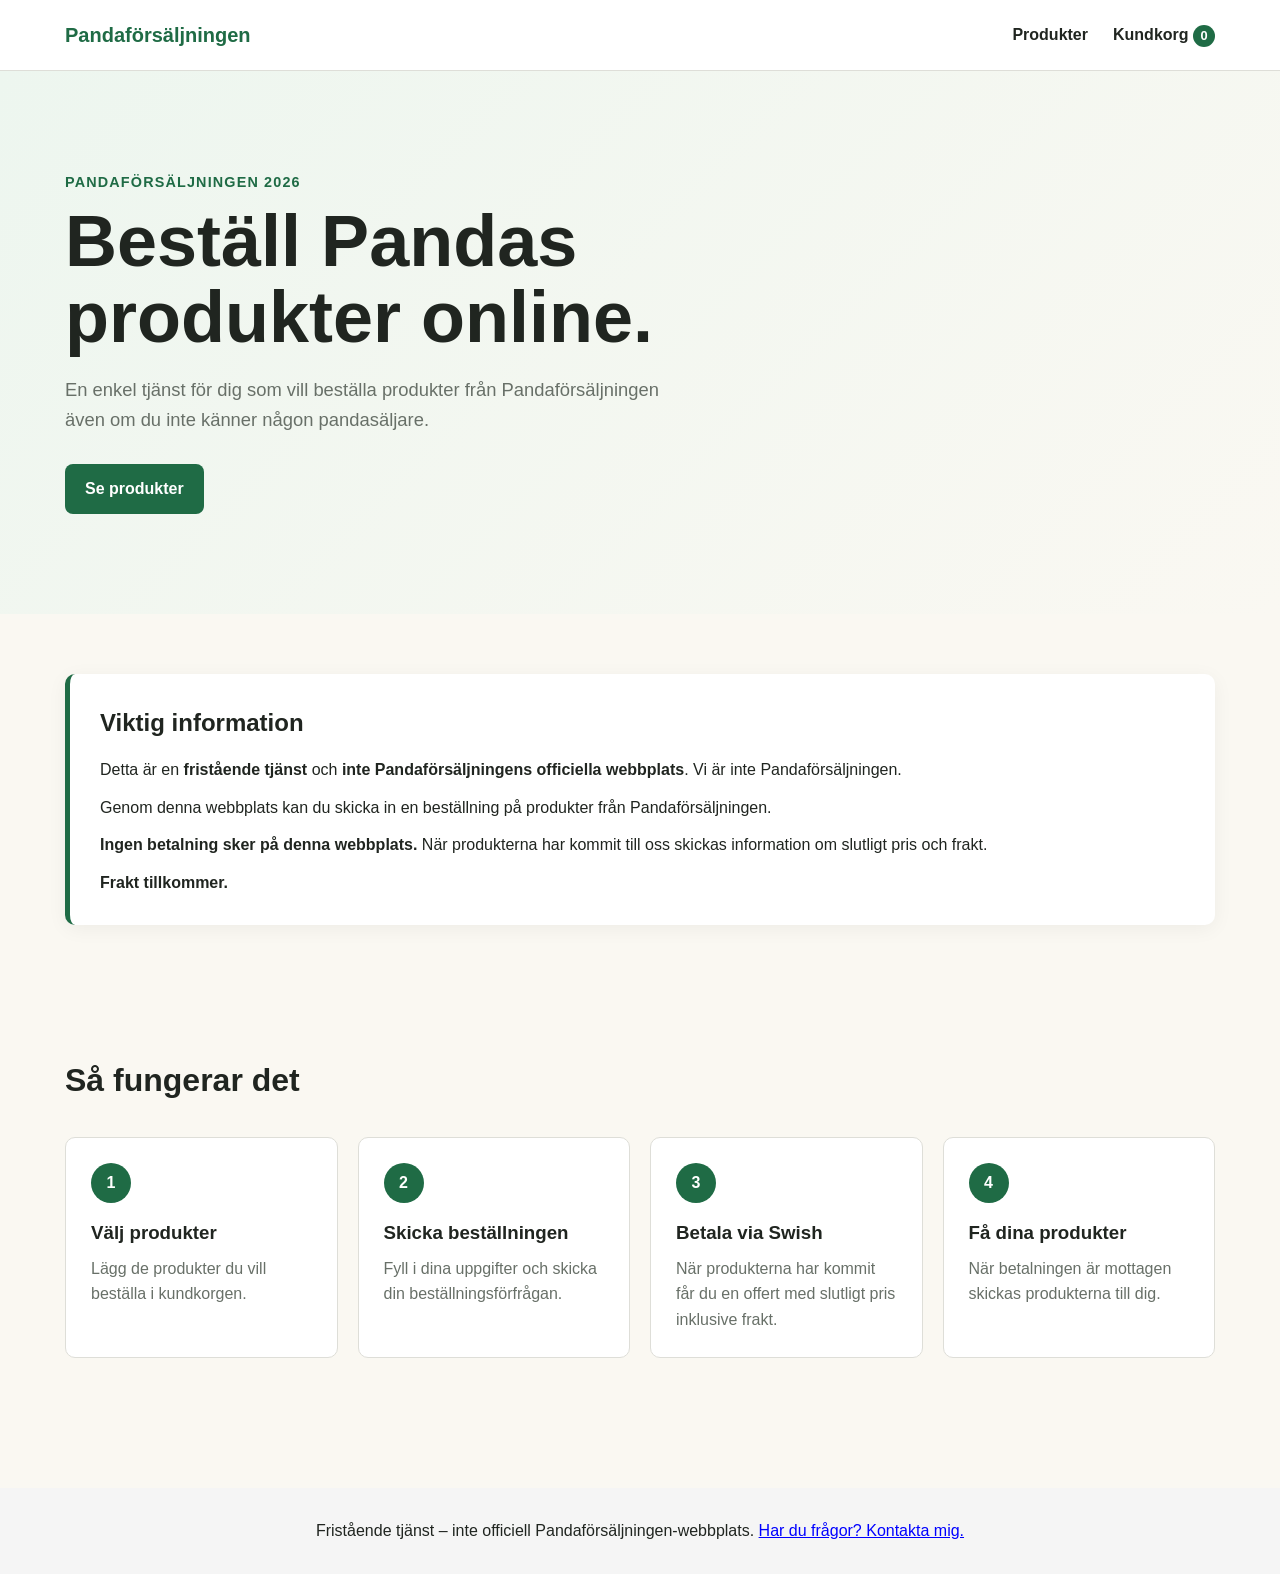
<file: index.html>
<!DOCTYPE html>
<html lang="sv">
<head>
    <meta charset="UTF-8">
    <meta name="viewport" content="width=device-width, initial-scale=1.0">
    <title>Pandaförsäljningen – Beställ produkter</title>
    <link rel="stylesheet" href="style.css">
</head>

<body>

<header class="site-header">
    <div class="container header-inner">
        <a href="index.html" class="logo">Pandaförsäljningen</a>

        <nav>
            <a href="products.html">Produkter</a>
            <a href="cart.html">Kundkorg <span id="cart-count">0</span></a>
        </nav>
    </div>
</header>

<main>

    <section class="hero">
        <div class="container">
            <div class="hero-content">
                <p class="eyebrow">Pandaförsäljningen 2026</p>

                <h1>Beställ Pandas produkter online.</h1>

                <p class="hero-text">
                    En enkel tjänst för dig som vill beställa produkter
                    från Pandaförsäljningen även om du inte känner någon
                    pandasäljare.
                </p>

                <a href="products.html" class="button">
                    Se produkter
                </a>
            </div>
        </div>
    </section>


    <section class="notice-section">
        <div class="container">

            <div class="notice">
                <h2>Viktig information</h2>

                <p>
                    Detta är en <strong>fristående tjänst</strong> och
                    <strong>inte Pandaförsäljningens officiella webbplats</strong>.
                    Vi är inte Pandaförsäljningen.
                </p>

                <p>
                    Genom denna webbplats kan du skicka in en beställning
                    på produkter från Pandaförsäljningen.
                </p>

                <p>
                    <strong>Ingen betalning sker på denna webbplats.</strong>
                    När produkterna har kommit till oss skickas information
                    om slutligt pris och frakt.
                </p>

                <p>
                    <strong>Frakt tillkommer.</strong>
                </p>
            </div>

        </div>
    </section>


    <section class="info-section">
        <div class="container">

            <h2>Så fungerar det</h2>

            <div class="steps">

                <div class="step">
                    <span>1</span>
                    <h3>Välj produkter</h3>
                    <p>
                        Lägg de produkter du vill beställa i kundkorgen.
                    </p>
                </div>

                <div class="step">
                    <span>2</span>
                    <h3>Skicka beställningen</h3>
                    <p>
                        Fyll i dina uppgifter och skicka din
                        beställningsförfrågan.
                    </p>
                </div>

                <div class="step">
                    <span>3</span>
                    <h3>Betala via Swish</h3>
                    <p>
                        När produkterna har kommit får du en offert
                        med slutligt pris inklusive frakt.
                    </p>
                </div>

                <div class="step">
                    <span>4</span>
                    <h3>Få dina produkter</h3>
                    <p>
                        När betalningen är mottagen skickas produkterna
                        till dig.
                    </p>
                </div>

            </div>

        </div>
    </section>

</main>


<footer>
    <div class="container">
        <p>
    Fristående tjänst – inte officiell Pandaförsäljningen-webbplats.
    <a href="contact.html">Har du frågor? Kontakta mig.</a>
</p>
    </div>
</footer>


<script src="products.js"></script>

</body>
</html>
</file>
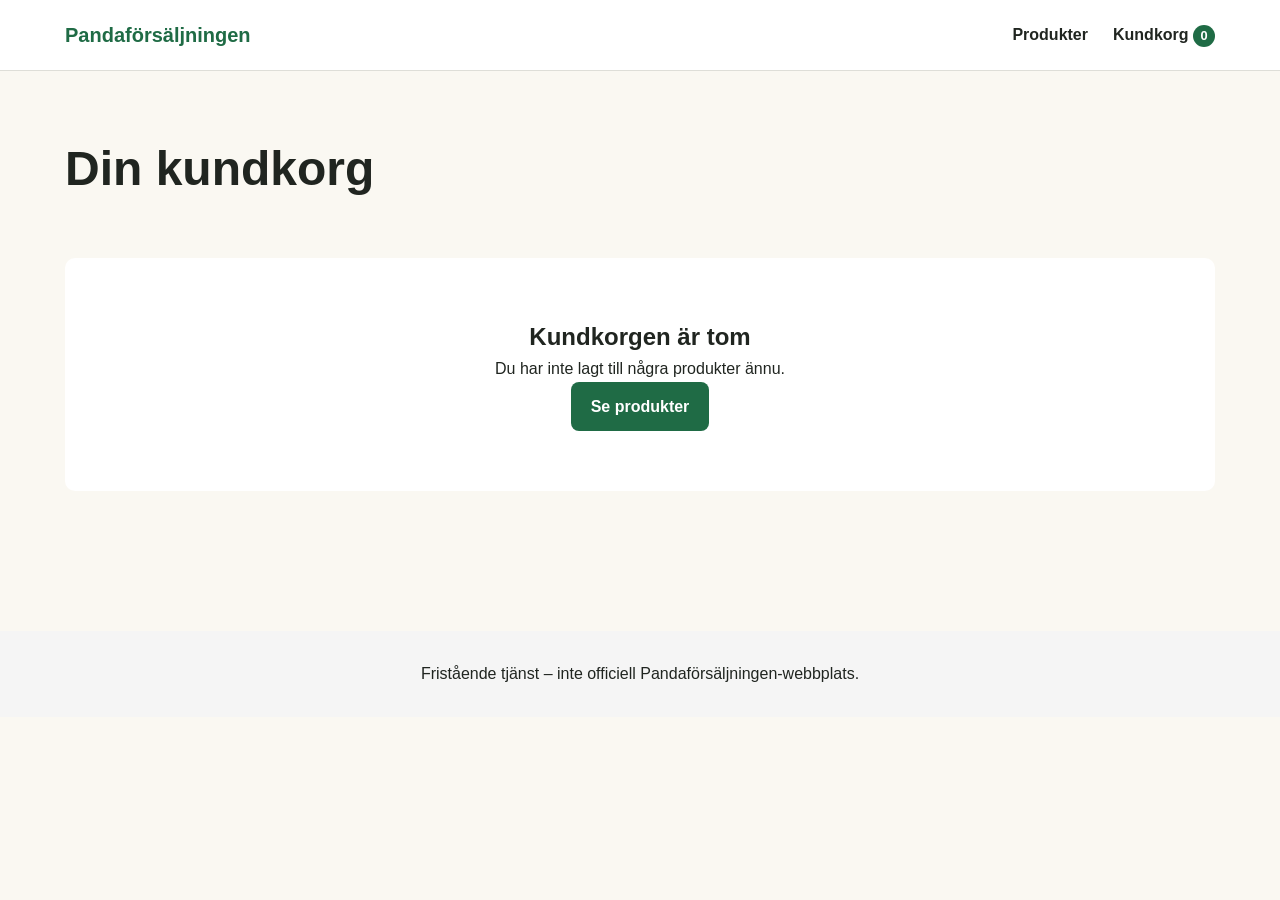
<file: cart.html>
<!DOCTYPE html>
<html lang="sv">

<head>

    <meta charset="UTF-8">

    <meta
        name="viewport"
        content="width=device-width, initial-scale=1.0"
    >

    <title>Kundkorg – Pandaförsäljningen</title>

    <link rel="stylesheet" href="style.css">

</head>


<body>

<header class="site-header">

    <div class="container header-inner">

        <a href="index.html" class="logo">
            Pandaförsäljningen
        </a>

        <nav>

            <a href="products.html">
                Produkter
            </a>

            <a href="cart.html">
                Kundkorg
                <span id="cart-count">0</span>
            </a>

        </nav>

    </div>

</header>


<main>

    <section class="page-header">

        <div class="container">

            <h1>Din kundkorg</h1>

        </div>

    </section>


    <section class="cart-section">

        <div class="container">

            <div id="cart-container"></div>

        </div>

    </section>

</main>


<footer>

    <div class="container">

        <p>
            Fristående tjänst – inte officiell Pandaförsäljningen-webbplats.
        </p>

    </div>

</footer>


<script src="cart.js"></script>

</body>

</html>
</file>
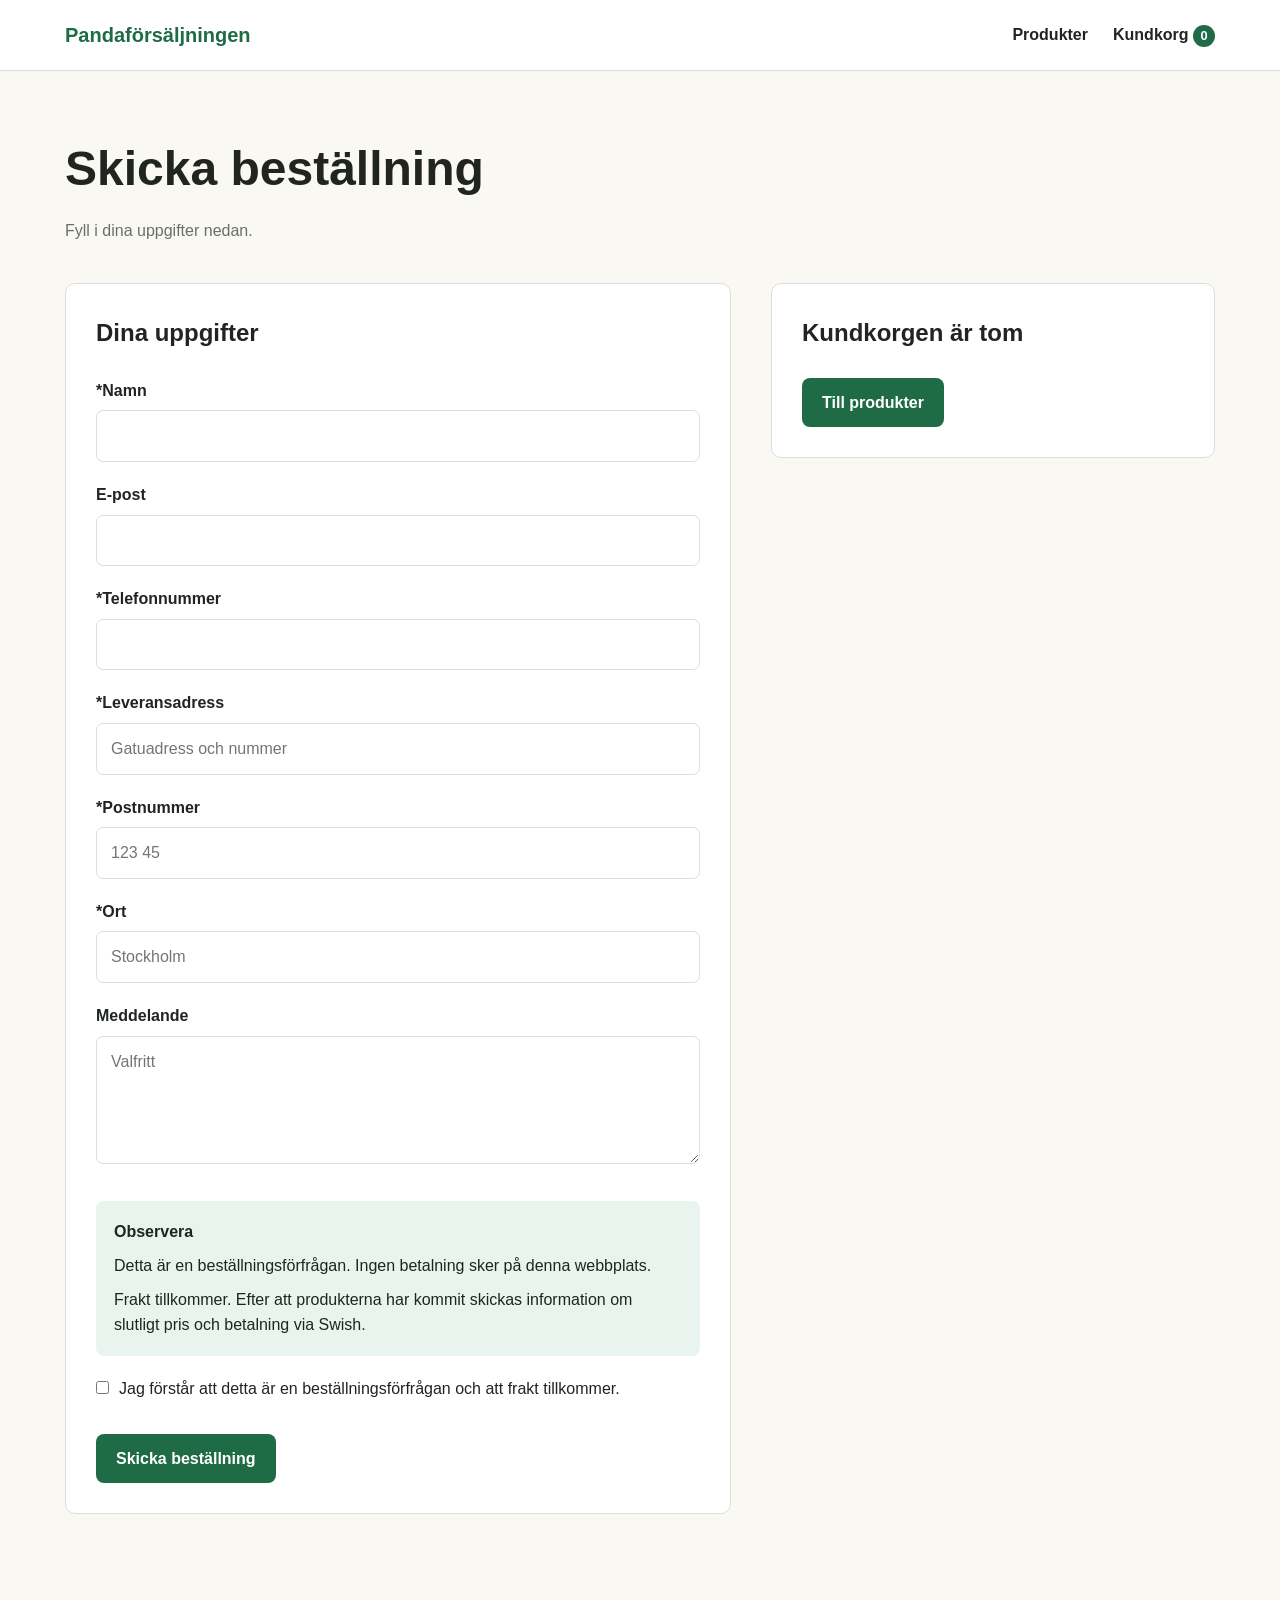
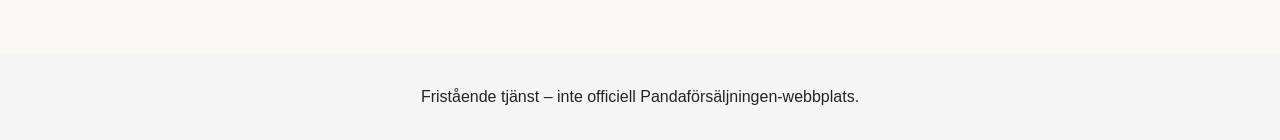
<file: checkout.html>
<!DOCTYPE html>
<html lang="sv">

<head>

    <meta charset="UTF-8">

    <meta
        name="viewport"
        content="width=device-width, initial-scale=1.0"
    >

    <title>Skicka beställning – Pandaförsäljningen</title>

    <link rel="stylesheet" href="style.css">

</head>


<body>

<header class="site-header">

    <div class="container header-inner">

        <a href="index.html" class="logo">
            Pandaförsäljningen
        </a>

        <nav>

            <a href="products.html">
                Produkter
            </a>

            <a href="cart.html">
                Kundkorg
                <span id="cart-count">0</span>
            </a>

        </nav>

    </div>

</header>


<main>

    <section class="page-header">

        <div class="container">

            <h1>Skicka beställning</h1>

            <p>
                Fyll i dina uppgifter nedan.
            </p>

        </div>

    </section>


    <section class="checkout-section">

        <div class="container checkout-grid">


            <div>

                <form
                    id="order-form"
                    action="https://formspree.io/f/xqpzblpw"
                    method="POST"
                >

                    <h2>Dina uppgifter</h2>


                    <label for="name">
                        *Namn
                    </label>

                    <input
                        type="text"
                        id="name"
                        name="name"
                        required
                    >


                    <label for="email">
                        E-post
                    </label>

                    <input
                        type="email"
                        id="email"
                        name="email"
                    >


                    <label for="phone">
                        *Telefonnummer
                    </label>

                    <input
                        type="tel"
                        id="phone"
                        name="phone"
                        required
                    >


                    <label for="address">
    *Leveransadress
</label>

<input
    type="text"
    id="address"
    name="address"
    placeholder="Gatuadress och nummer"
    required
>


<label for="postal-code">
    *Postnummer
</label>

<input
    type="text"
    id="postal-code"
    name="postal_code"
    placeholder="123 45"
    inputmode="numeric"
    required
>


<label for="city">
    *Ort
</label>

<input
    type="text"
    id="city"
    name="city"
    placeholder="Stockholm"
    required
>


                    <label for="message">
                        Meddelande
                    </label>

                    <textarea
                        id="message"
                        name="message"
                        rows="4"
                        placeholder="Valfritt"
                    ></textarea>


                    <!--
                        checkout.js fyller automatiskt
                        i orderinformationen här.
                    -->

                    <input
                        type="hidden"
                        name="order"
                        id="order-data"
                    >

                    <input
                        type="hidden"
                        name="product_total"
                        id="product-total"
                    >


                    <div class="checkout-notice">

                        <strong>
                            Observera
                        </strong>

                        <p>
                            Detta är en beställningsförfrågan.
                            Ingen betalning sker på denna webbplats.
                        </p>

                        <p>
                            Frakt tillkommer.
                            Efter att produkterna har kommit
                            skickas information om slutligt pris
                            och betalning via Swish.
                        </p>

                    </div>


                    <label class="checkbox-label">

                        <input
                            type="checkbox"
                            id="terms"
                            required
                        >

                        <span>
                            Jag förstår att detta är en
                            beställningsförfrågan och att frakt
                            tillkommer.
                        </span>

                    </label>


                    <button
                        type="submit"
                        class="button"
                    >
                        Skicka beställning
                    </button>

                </form>

            </div>


            <aside>

                <div id="checkout-summary">

                    <h2>Din beställning</h2>

                    <p>
                        Laddar...
                    </p>

                </div>

            </aside>


        </div>

    </section>

</main>


<footer>

    <div class="container">

        <p>
            Fristående tjänst – inte officiell
            Pandaförsäljningen-webbplats.
        </p>

    </div>

</footer>


<script src="checkout.js"></script>

</body>

</html>
</file>
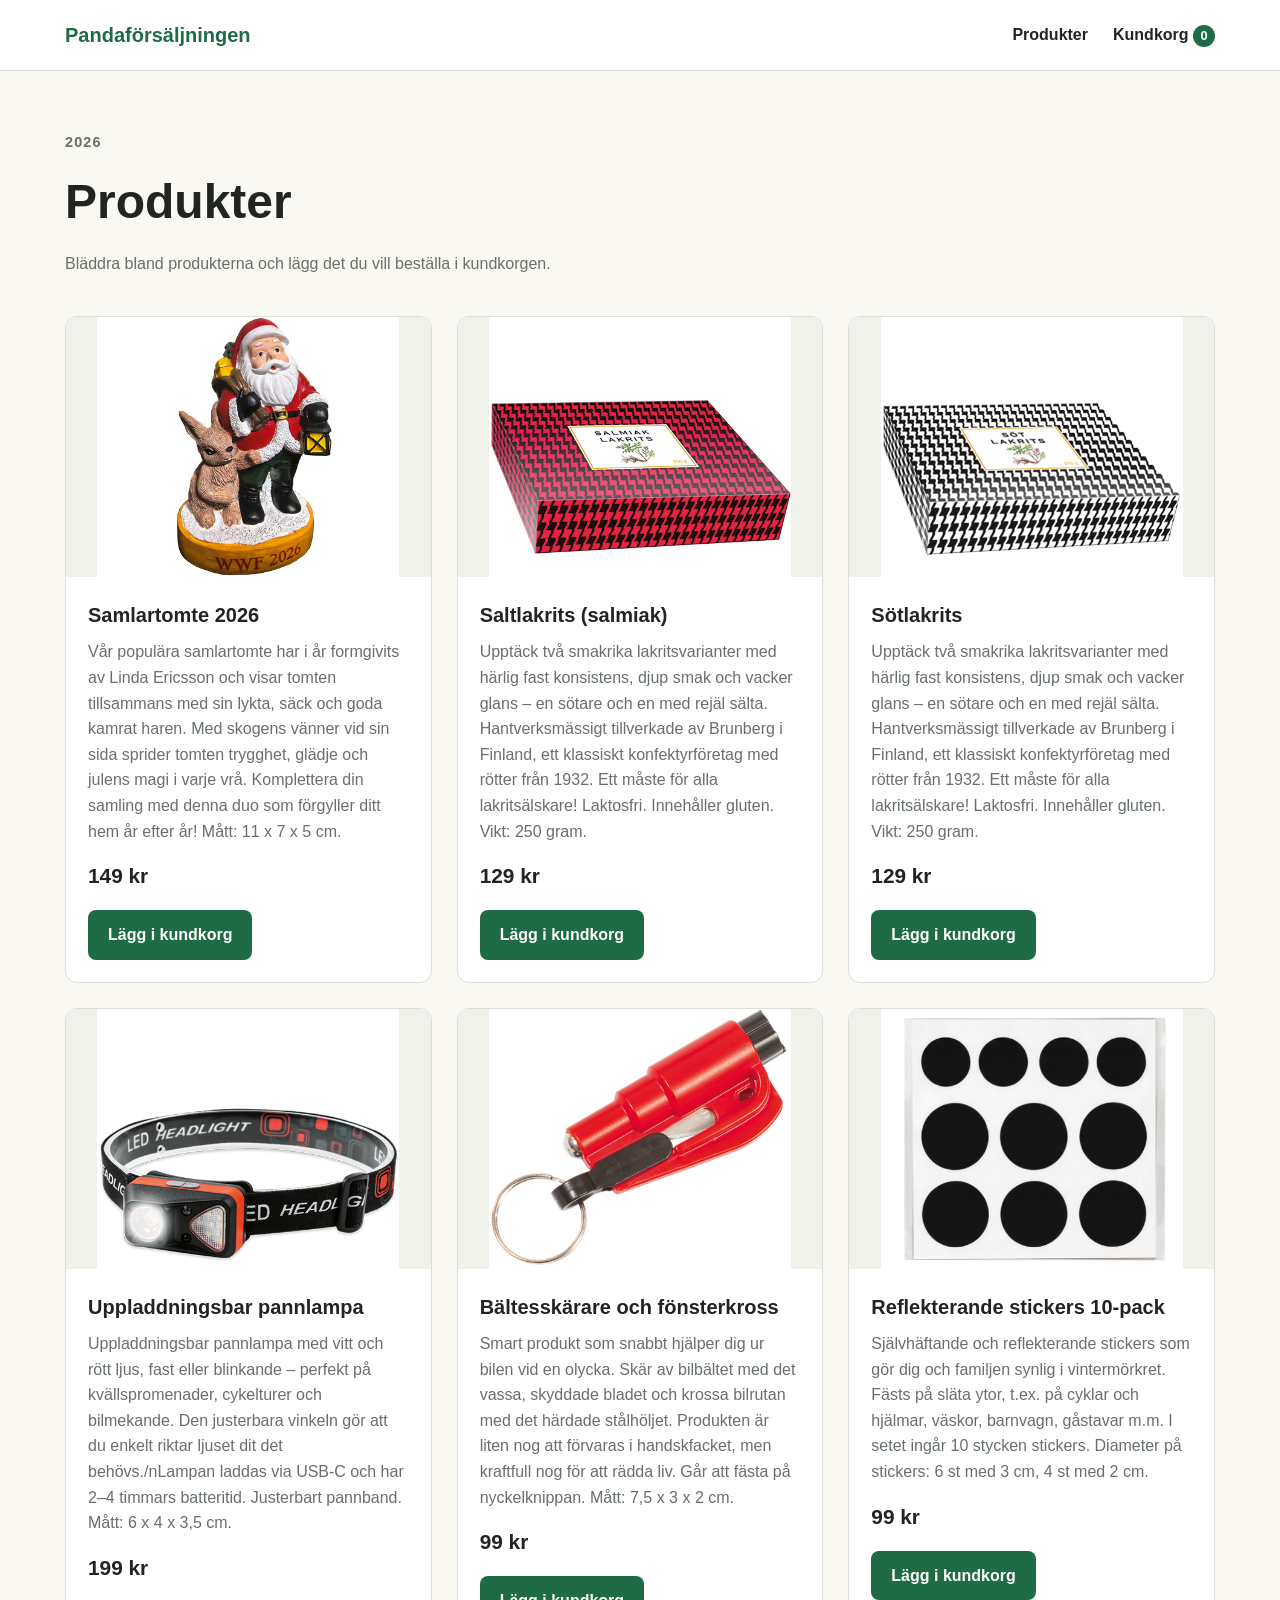
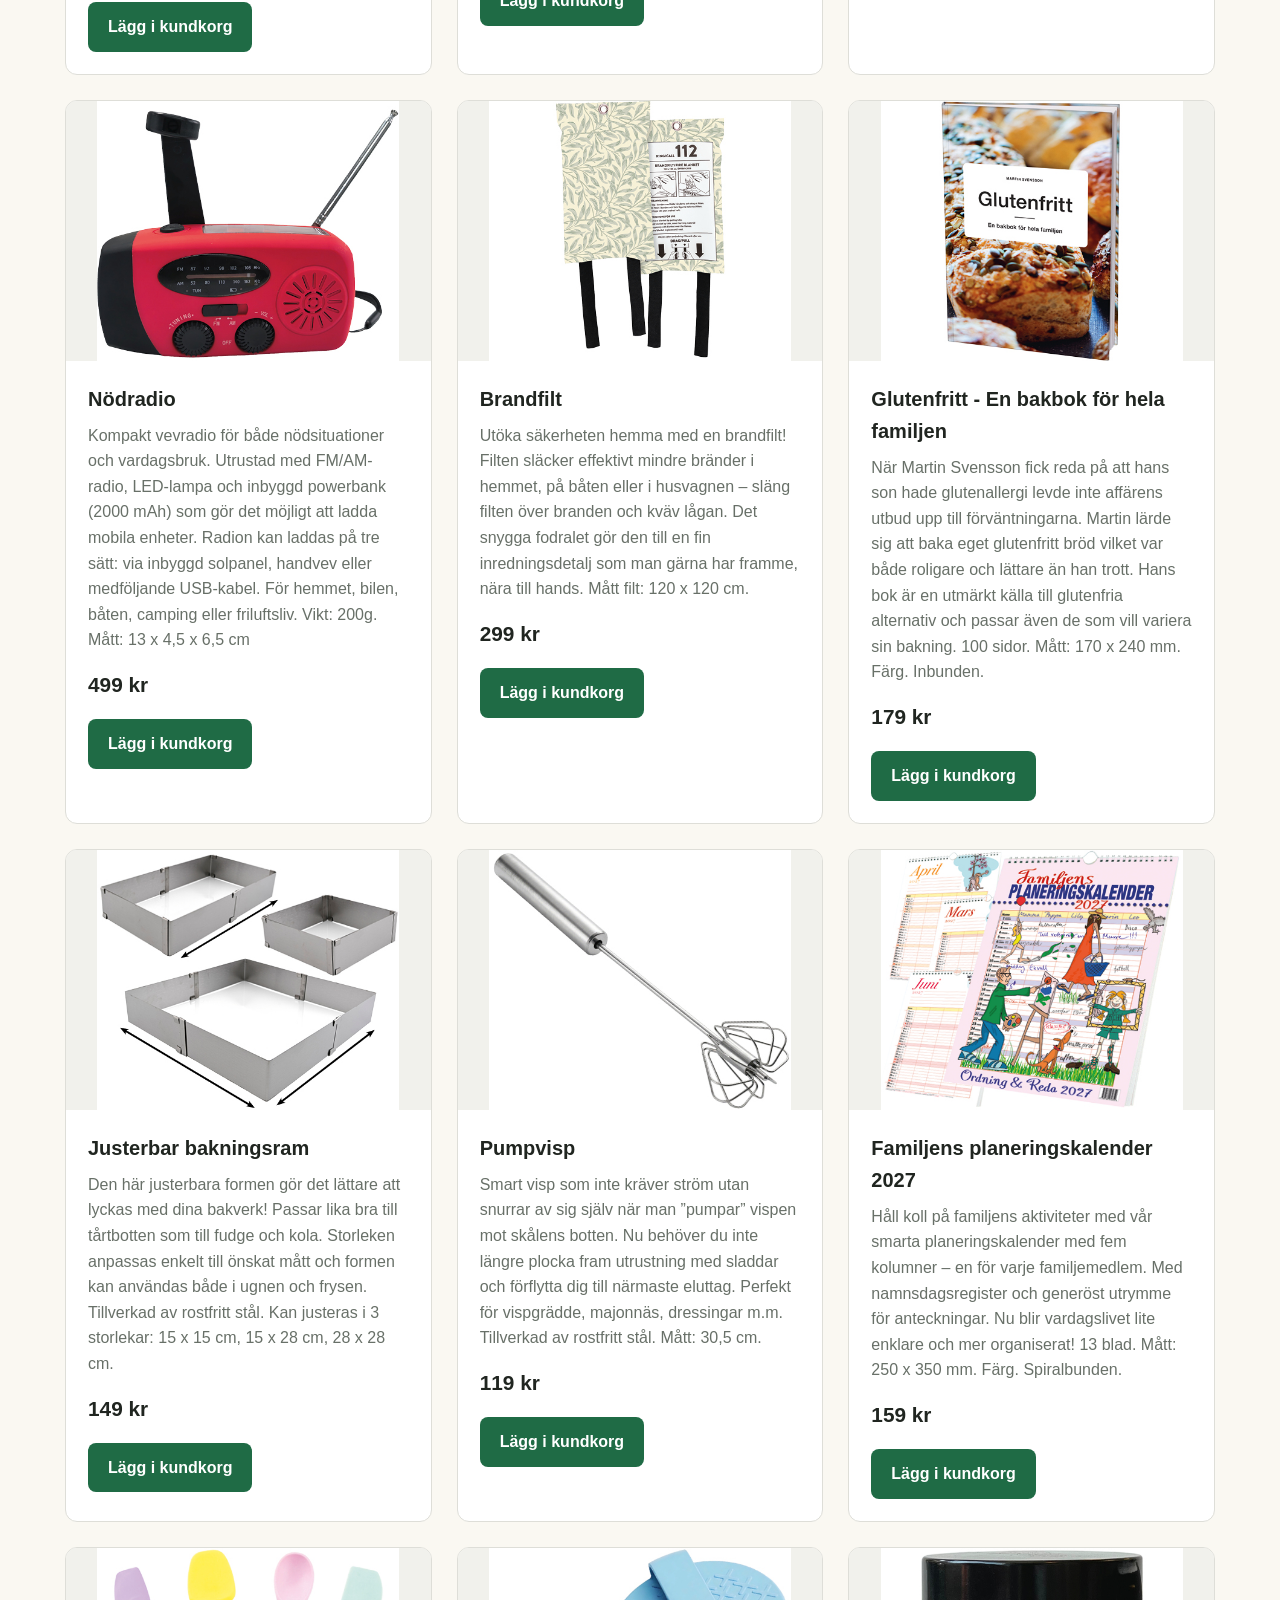
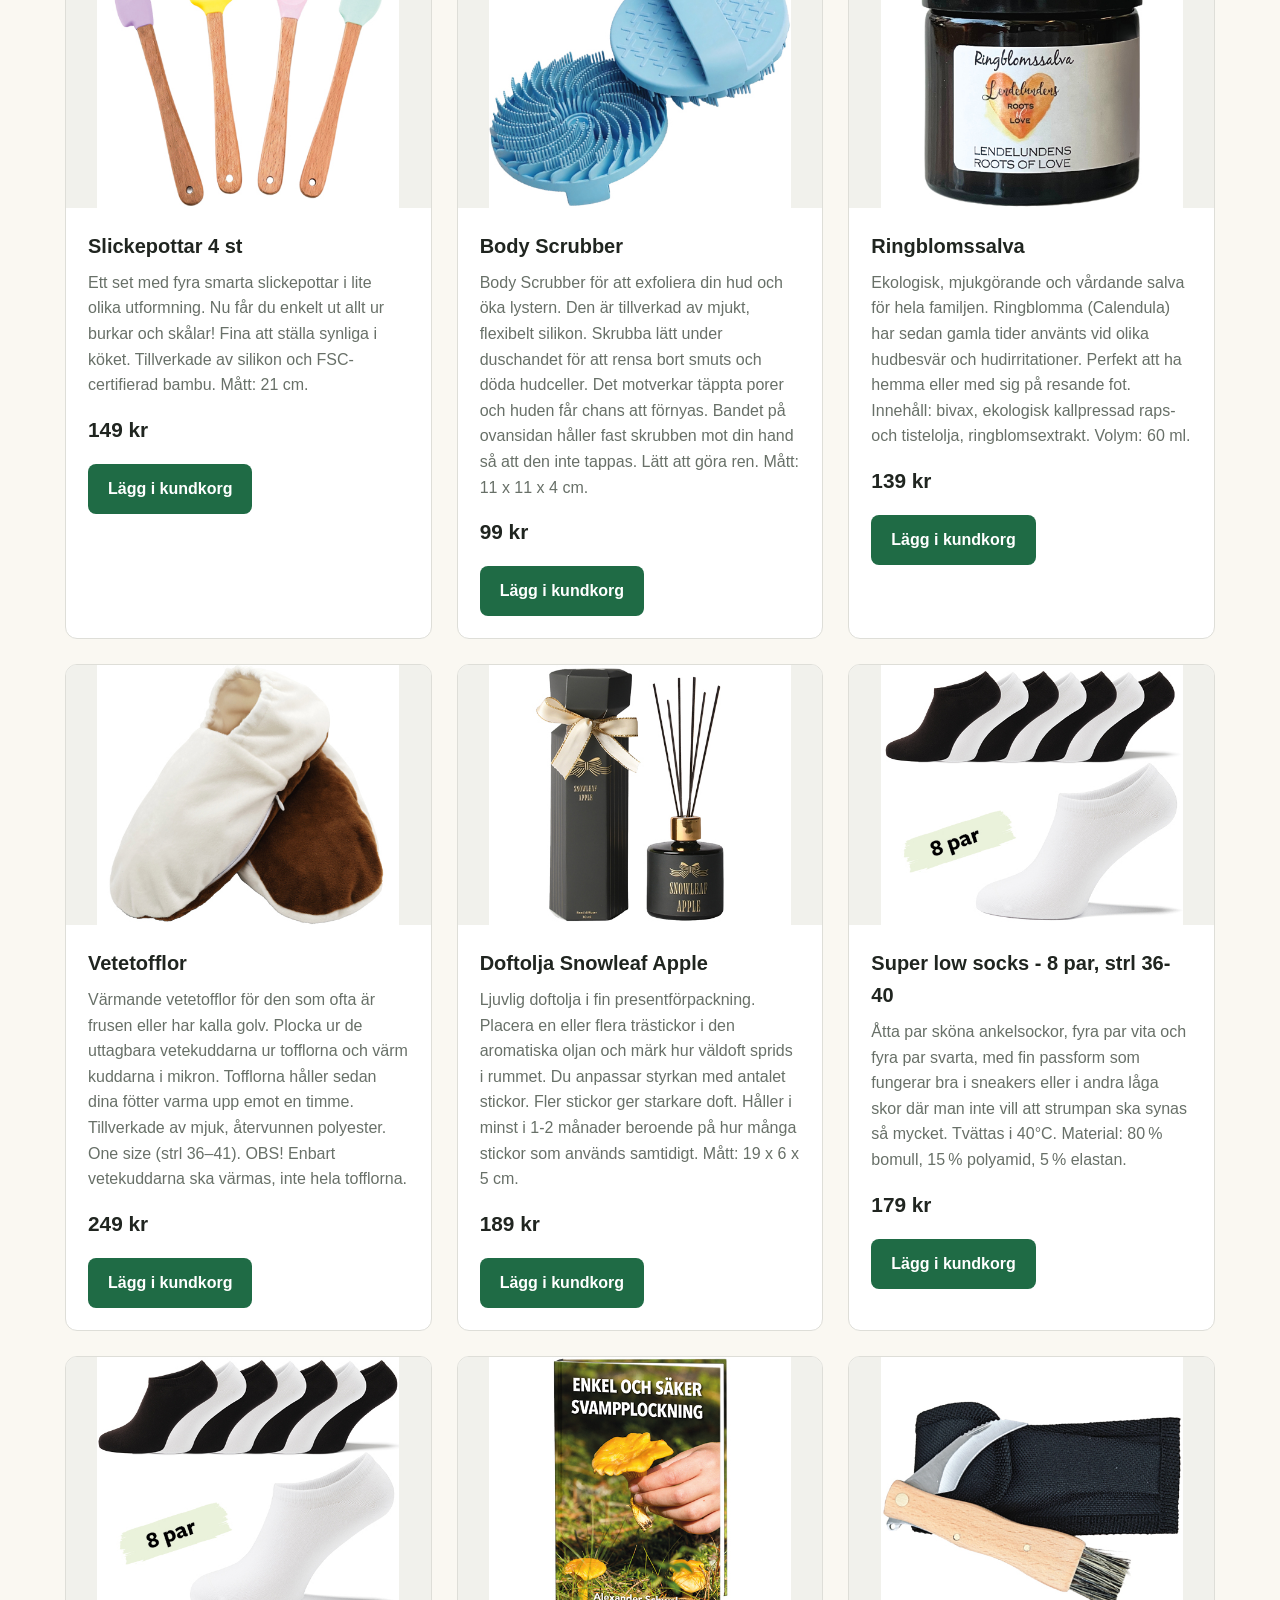
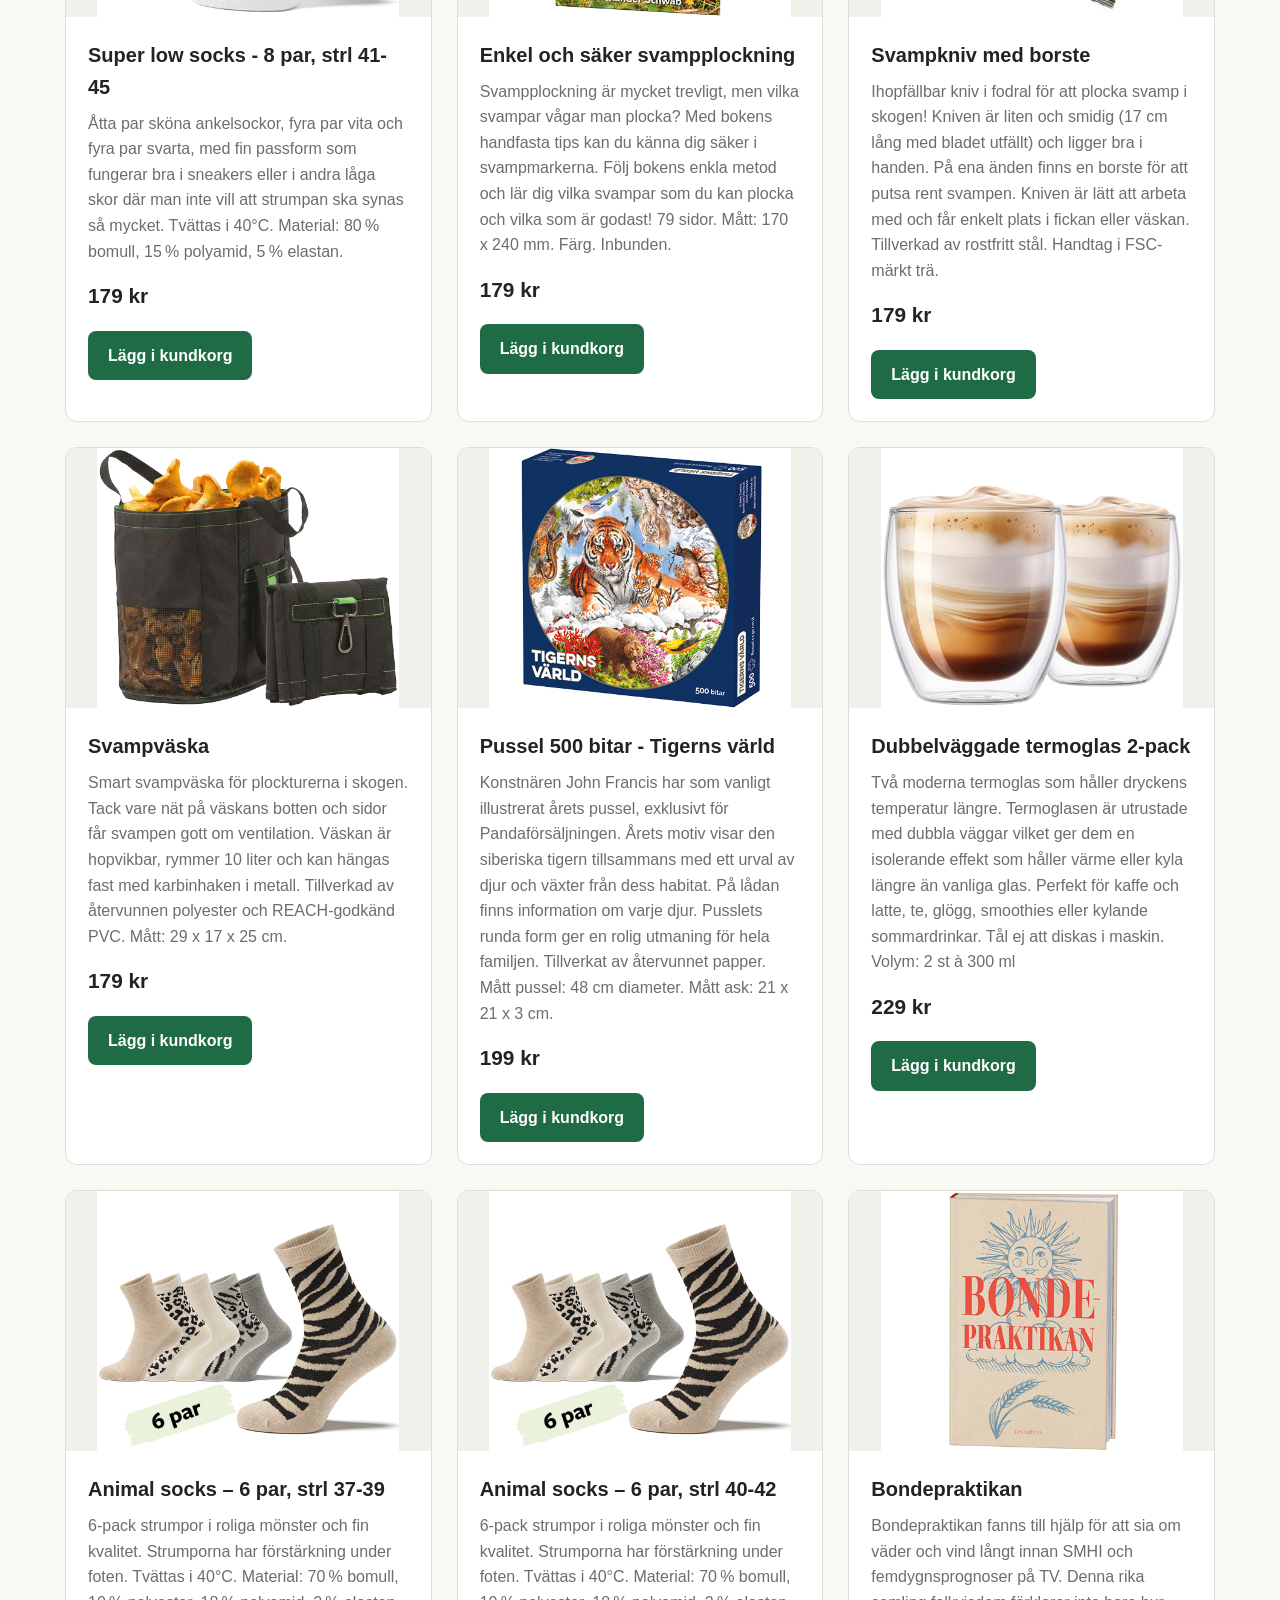
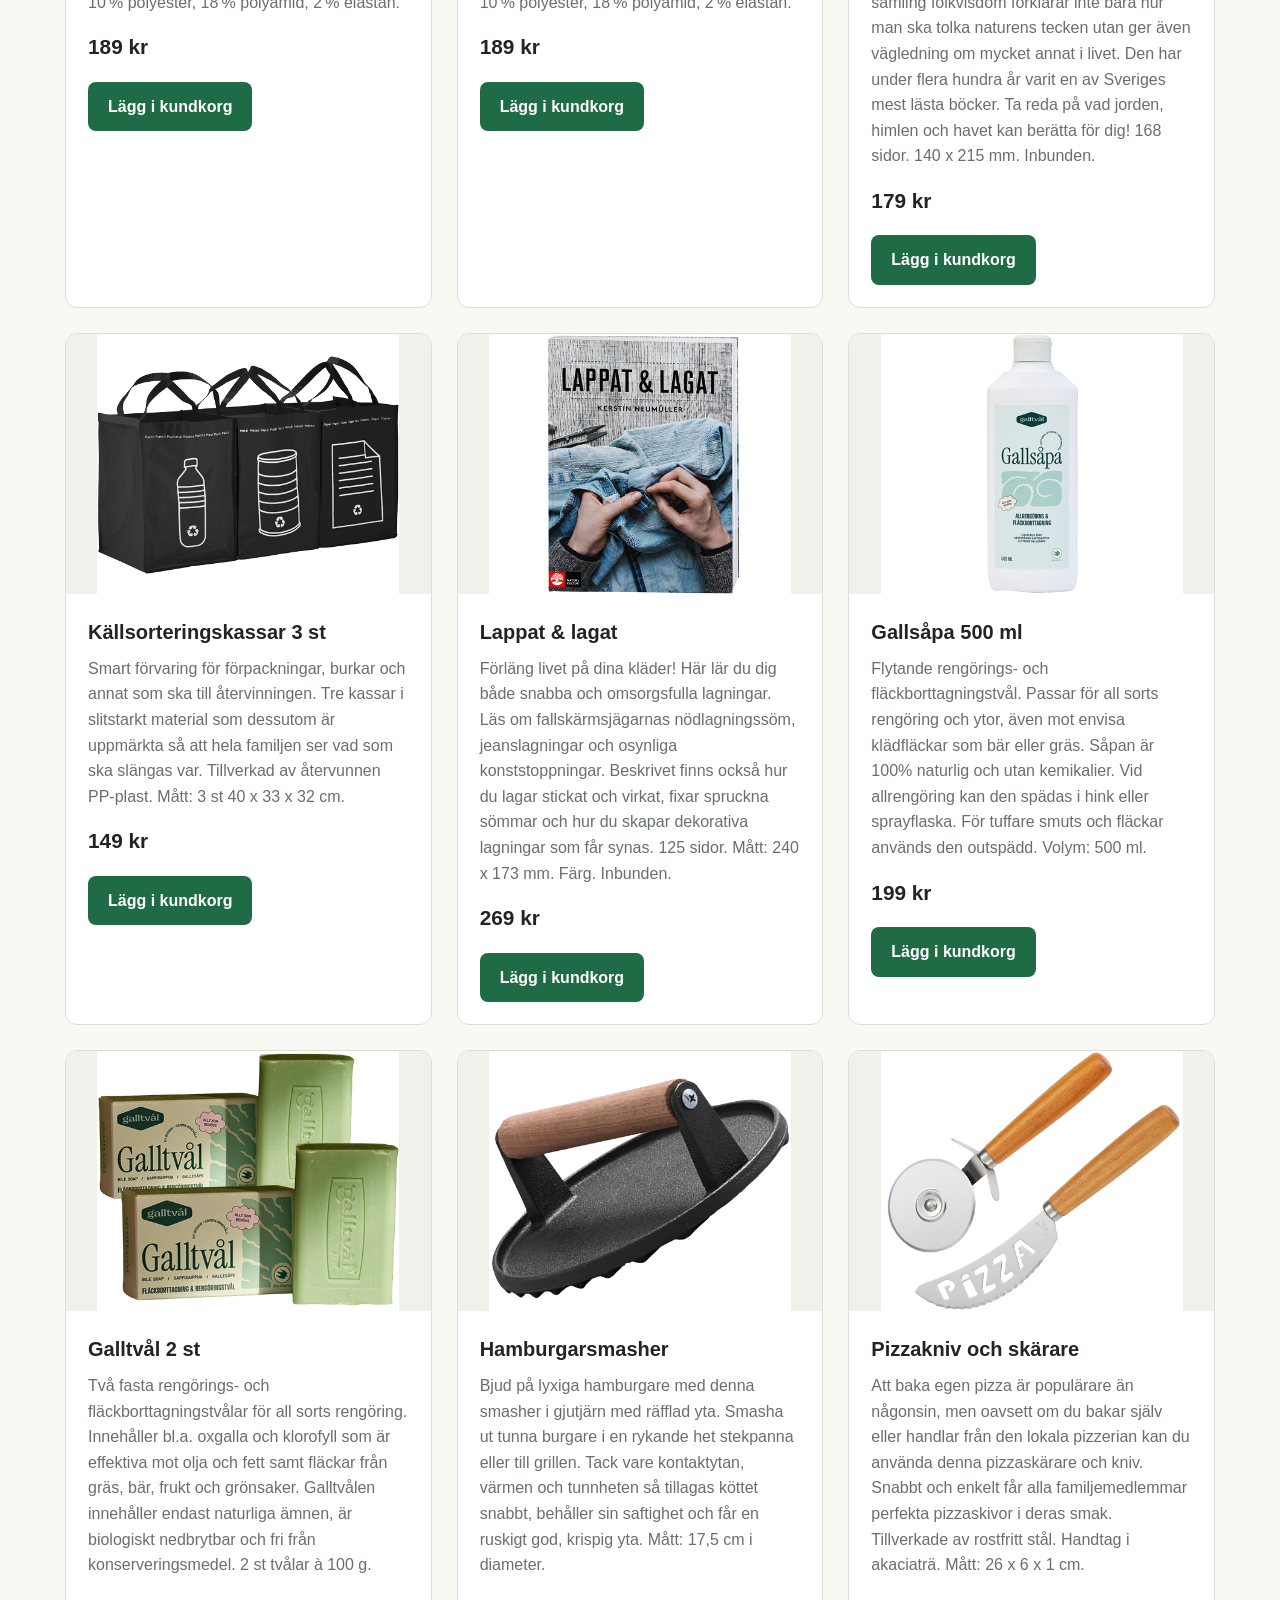
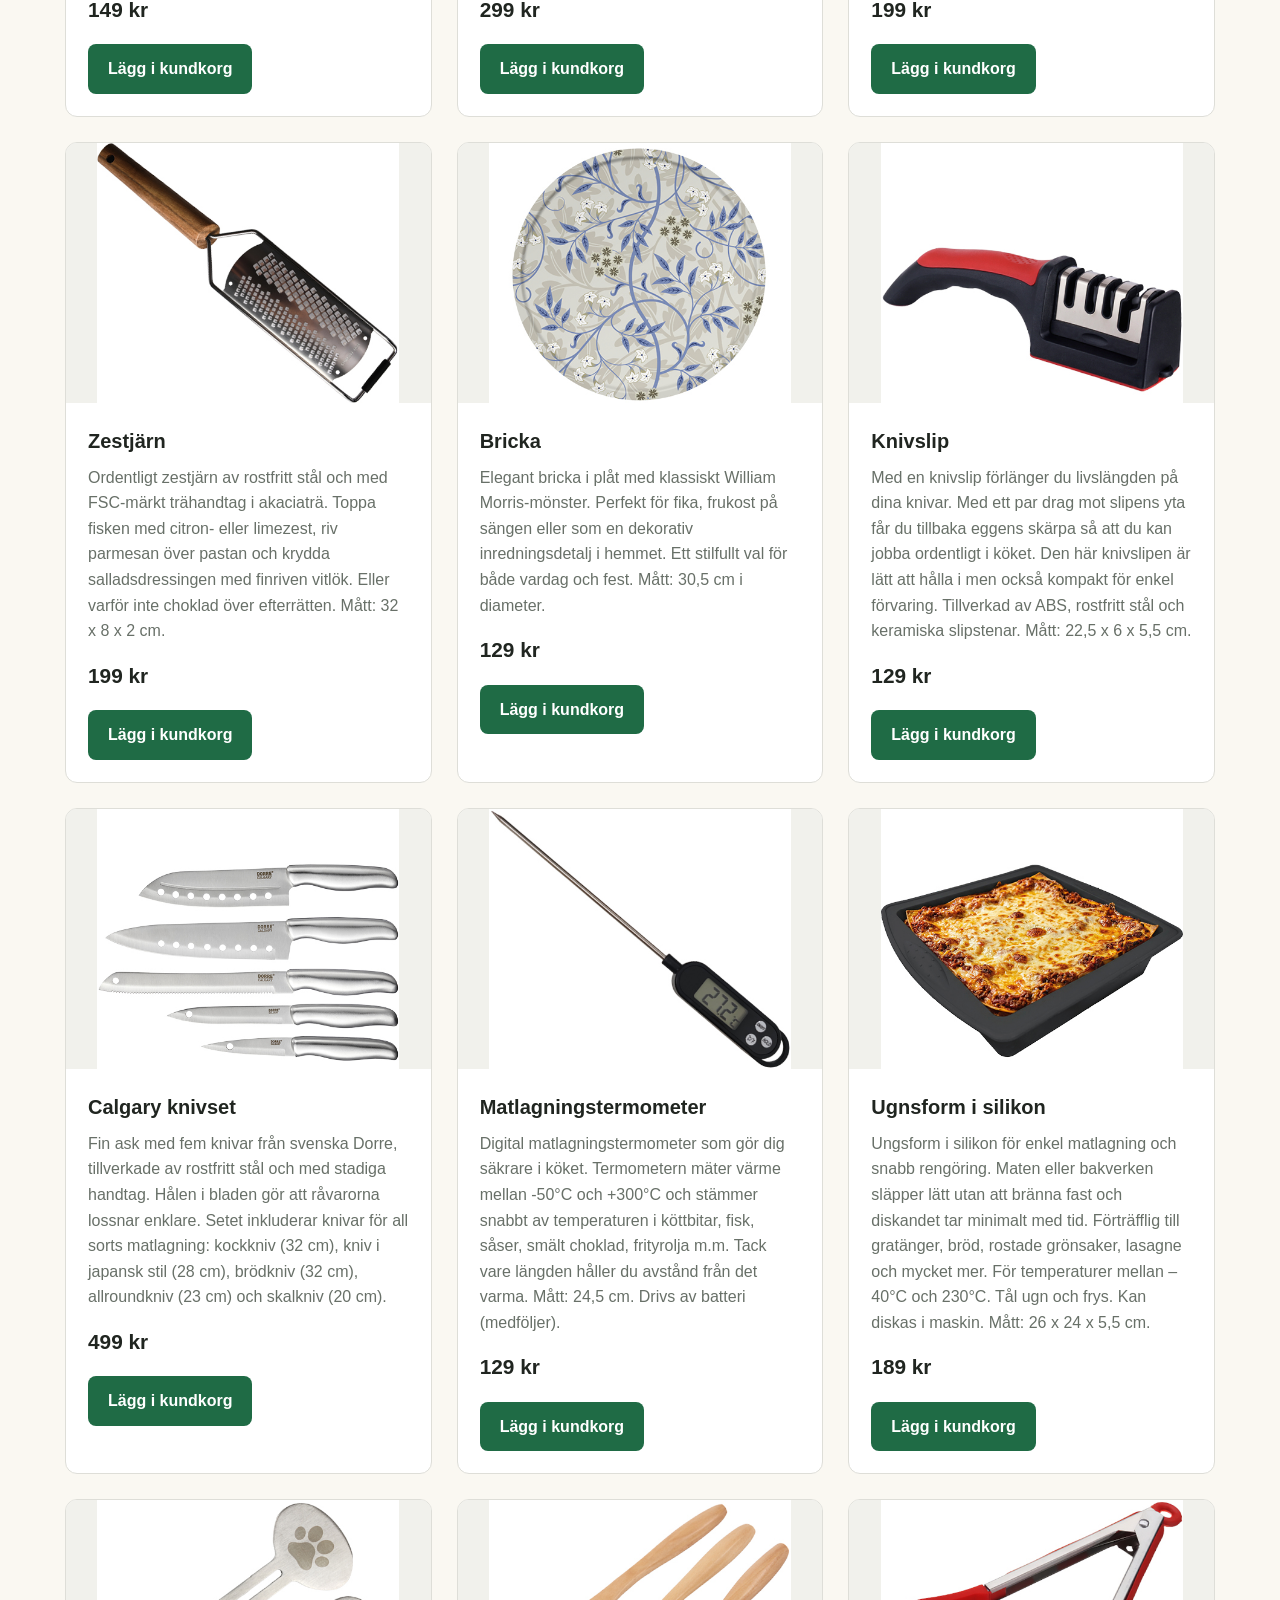
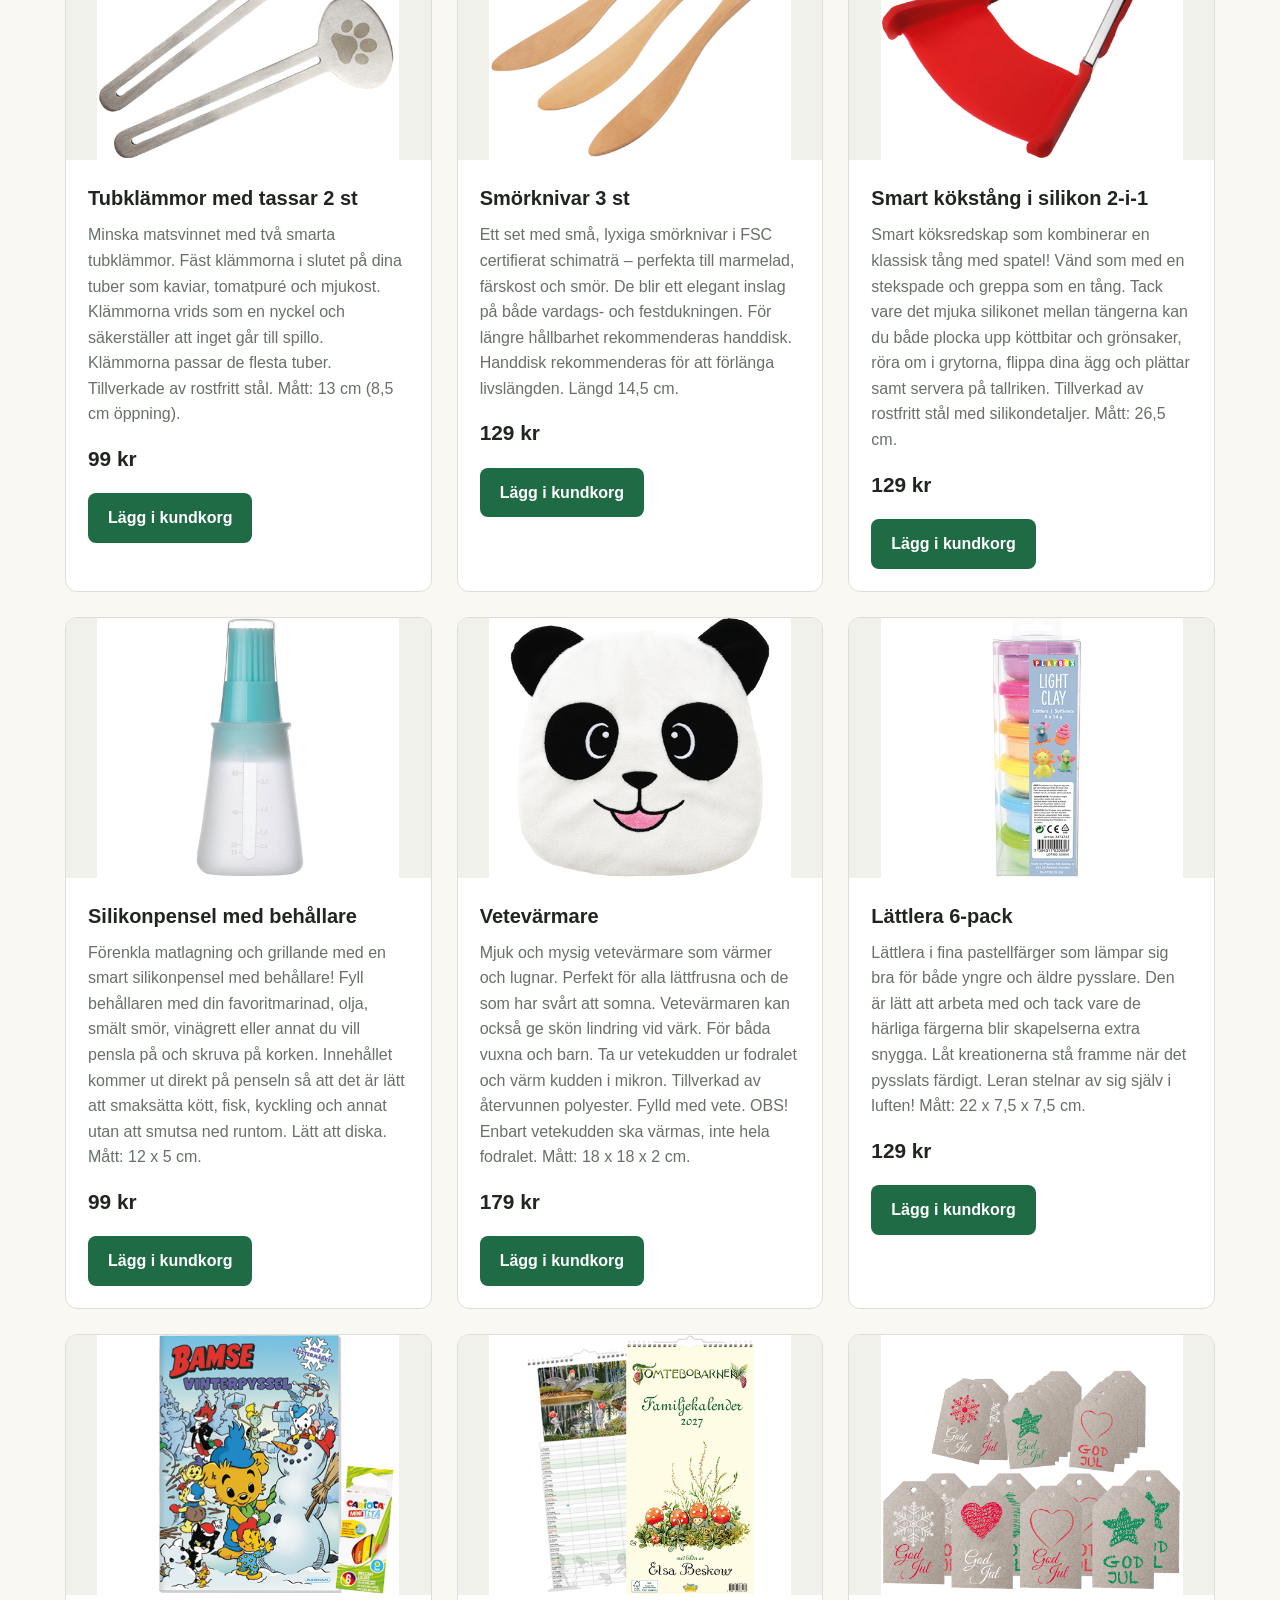
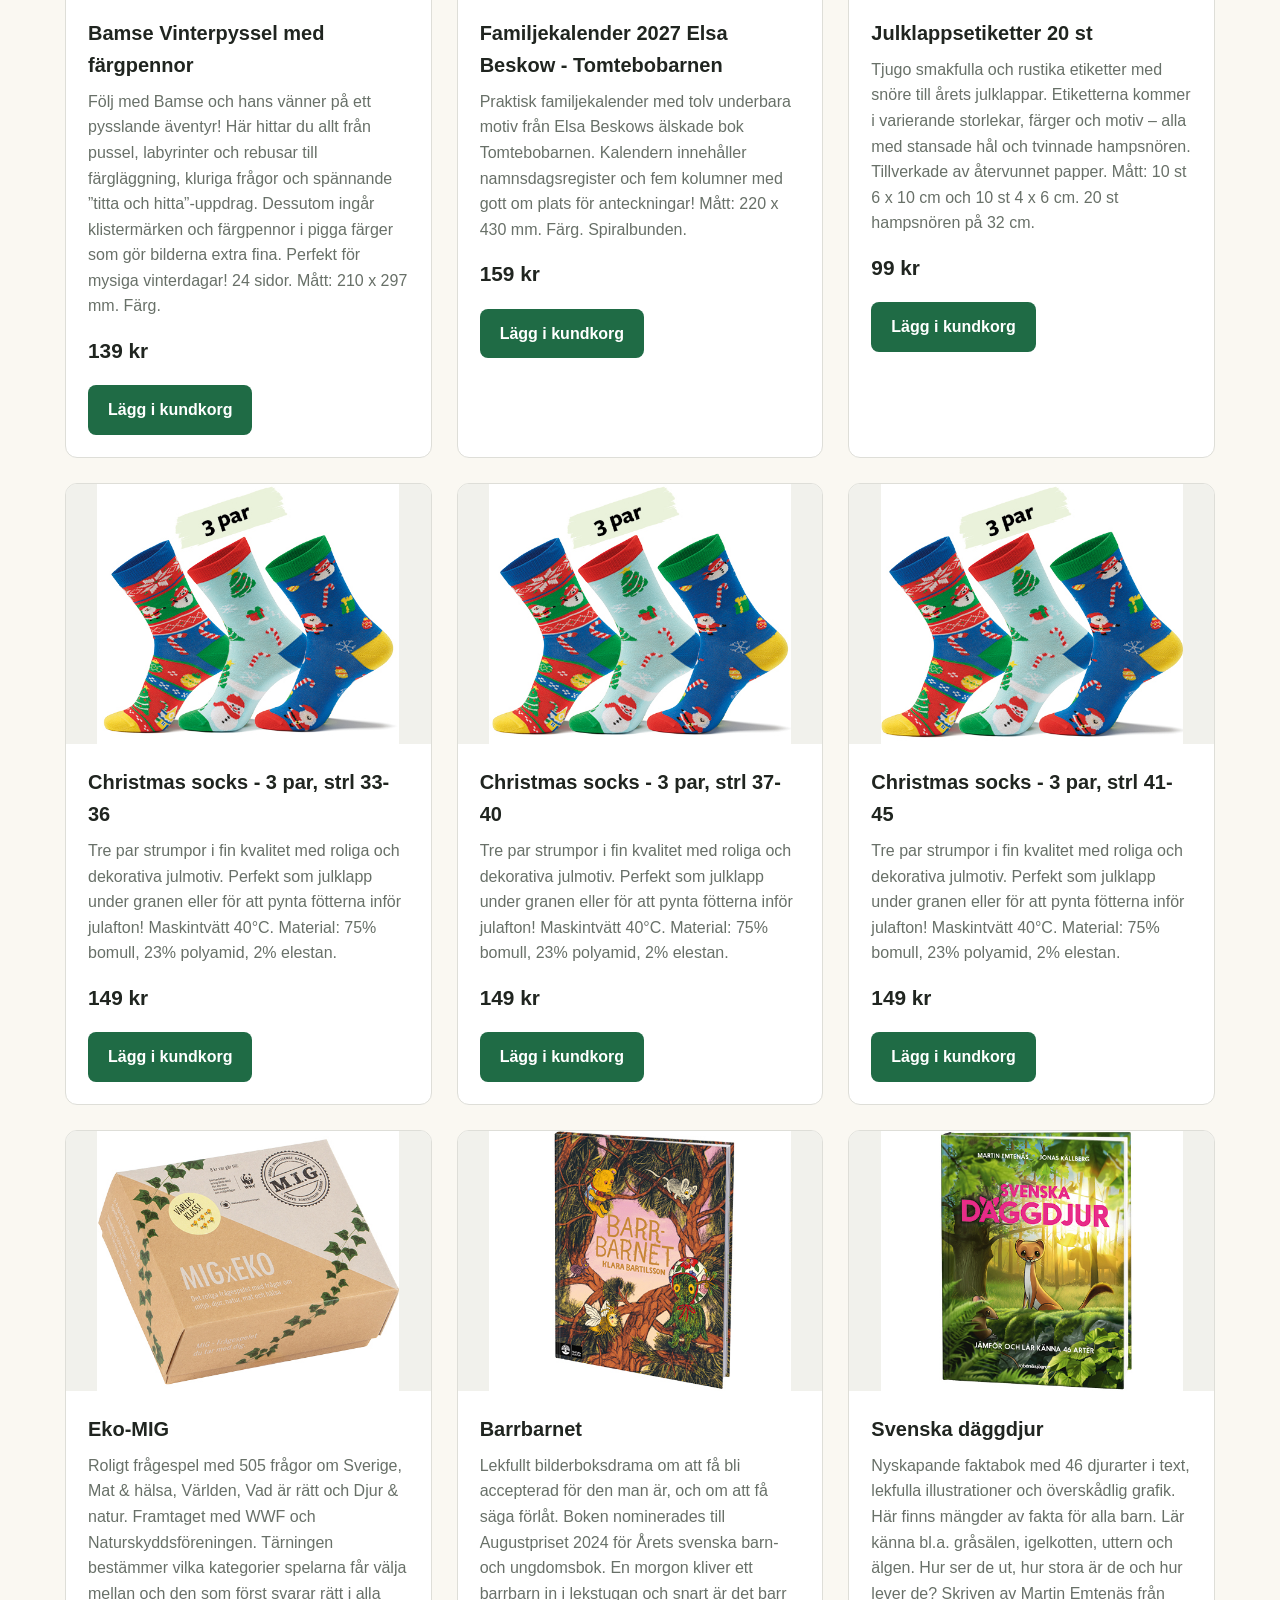
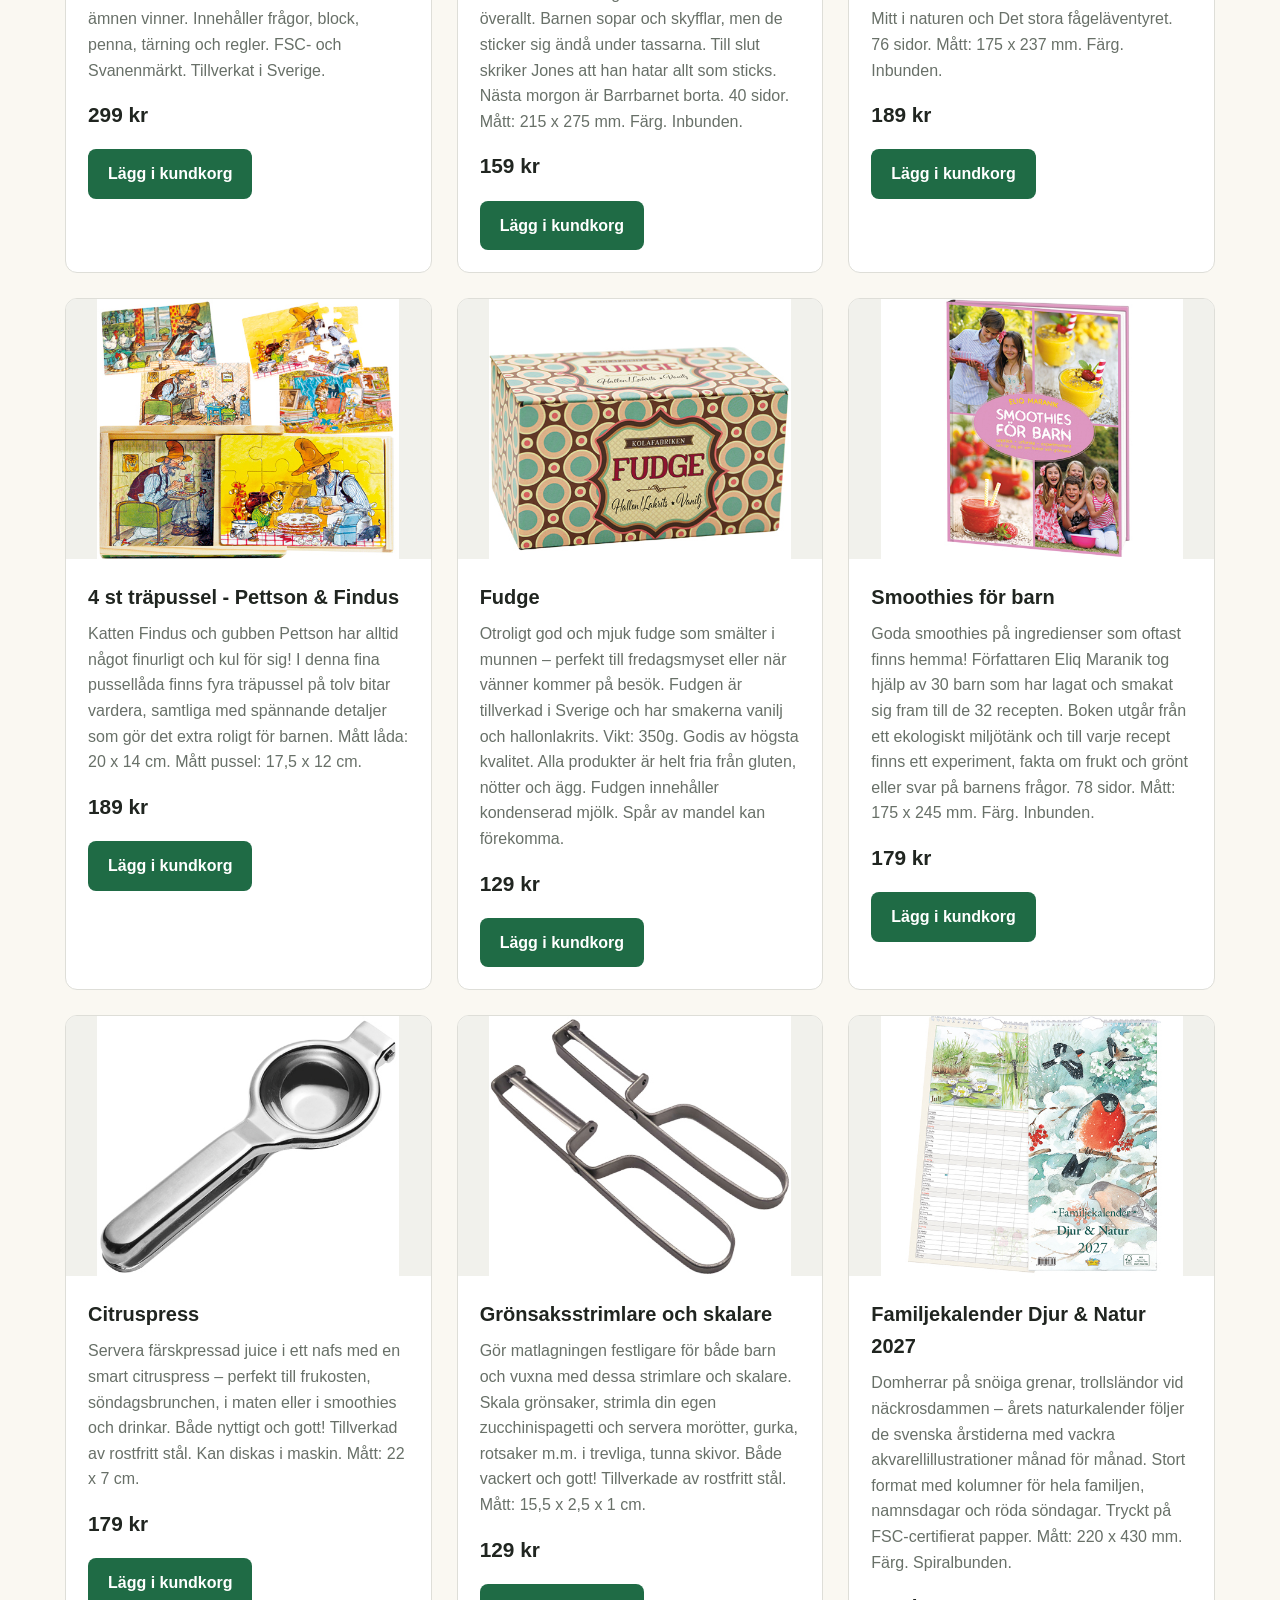
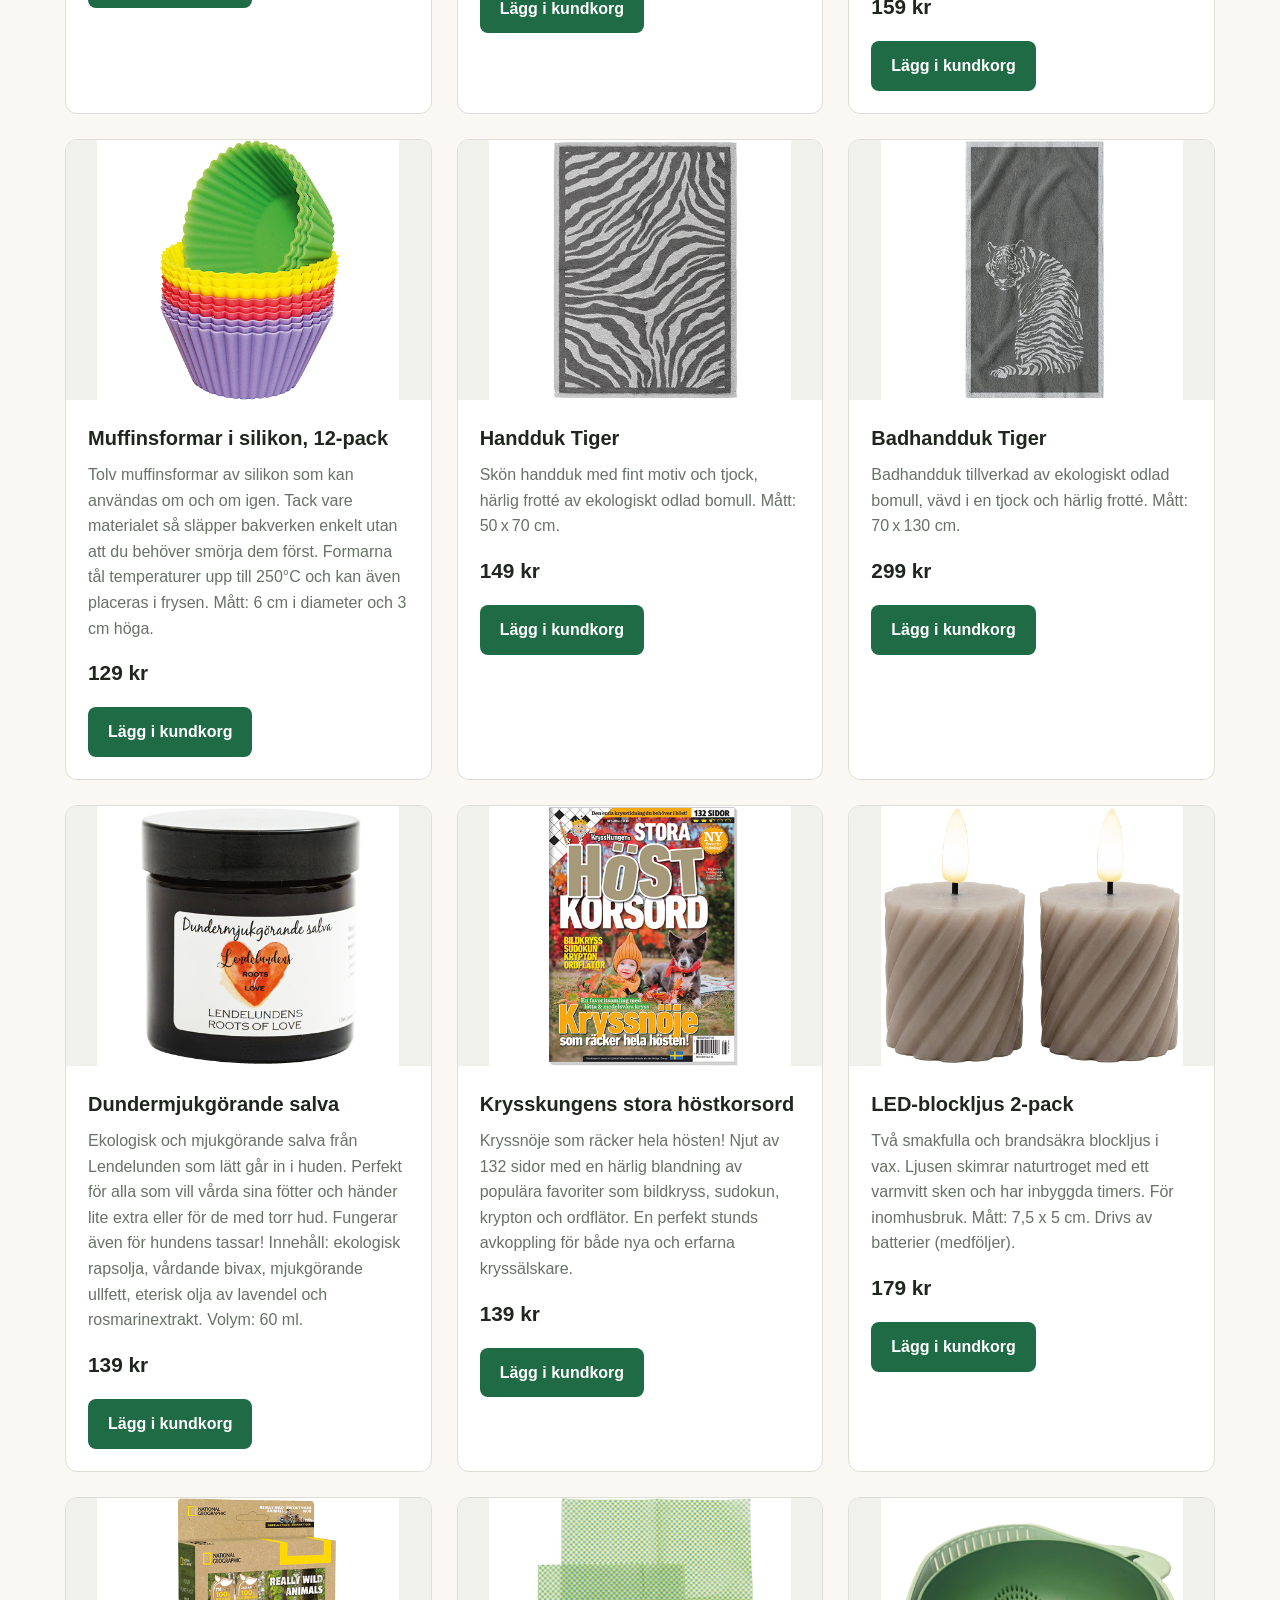
<file: products.html>
<!DOCTYPE html>
<html lang="sv">
<head>
    <meta charset="UTF-8">
    <meta name="viewport" content="width=device-width, initial-scale=1.0">

    <title>Produkter – Pandaförsäljningen</title>

    <link rel="stylesheet" href="style.css">
</head>

<body>

<header class="site-header">
    <div class="container header-inner">

        <a href="index.html" class="logo">
            Pandaförsäljningen
        </a>

        <nav>
            <a href="products.html">Produkter</a>

            <a href="cart.html">
                Kundkorg
                <span id="cart-count">0</span>
            </a>
        </nav>

    </div>
</header>


<main>

    <section class="page-header">
        <div class="container">

            <p class="eyebrow">2026</p>

            <h1>Produkter</h1>

            <p>
                Bläddra bland produkterna och lägg det du vill beställa
                i kundkorgen.
            </p>

        </div>
    </section>


    <section class="products-section">

        <div class="container">

            <div class="products-grid" id="products-container">
                <p>Laddar produkter...</p>
            </div>

        </div>

    </section>

</main>


<footer>
    <div class="container">
        <p>
            Fristående tjänst – inte officiell Pandaförsäljningen-webbplats.
        </p>
    </div>
</footer>


<script src="products.js"></script>

</body>
</html>
</file>
<file: style.css>
/* =========================
   GRUND
========================= */

* {
    box-sizing: border-box;
    margin: 0;
    padding: 0;
}


:root {
    --green: #1f6b45;
    --green-dark: #164b32;
    --green-light: #eaf4ee;

    --cream: #faf8f2;
    --white: #ffffff;

    --text: #202520;
    --muted: #687068;

    --border: #deded8;

    --max-width: 1150px;
}


body {
    font-family:
        -apple-system,
        BlinkMacSystemFont,
        "Segoe UI",
        Roboto,
        Arial,
        sans-serif;

    background: var(--cream);
    color: var(--text);

    line-height: 1.6;
}


a {
    color: inherit;
    text-decoration: none;
}


img {
    max-width: 100%;
}


.container {
    width: min(
        var(--max-width),
        calc(100% - 40px)
    );

    margin: 0 auto;
}


/* =========================
   HEADER
========================= */

.site-header {
    background: var(--white);

    border-bottom:
        1px solid var(--border);

    position: sticky;
    top: 0;

    z-index: 100;
}


.header-inner {
    min-height: 70px;

    display: flex;
    align-items: center;
    justify-content: space-between;

    gap: 20px;
}


.logo {
    font-size: 1.25rem;
    font-weight: 800;

    color: var(--green);
}


nav {
    display: flex;
    align-items: center;
    gap: 25px;
}


nav a {
    font-weight: 600;
}


nav a:hover {
    color: var(--green);
}


#cart-count {
    display: inline-flex;

    min-width: 22px;
    height: 22px;

    padding: 0 6px;

    align-items: center;
    justify-content: center;

    border-radius: 999px;

    background: var(--green);
    color: white;

    font-size: 0.8rem;
}


/* =========================
   KNAPPAR
========================= */

.button {
    display: inline-block;

    border: none;
    border-radius: 8px;

    padding: 12px 20px;

    background: var(--green);
    color: white;

    font: inherit;
    font-weight: 700;

    cursor: pointer;

    transition:
        background 0.2s,
        transform 0.2s;
}


.button:hover {
    background: var(--green-dark);

    transform: translateY(-1px);
}


button.button {
    width: auto;
}


/* =========================
   HERO
========================= */

.hero {
    padding: 100px 0;

    background:
        linear-gradient(
            135deg,
            #edf6ef,
            #faf8f2
        );
}


.hero-content {
    max-width: 700px;
}


.eyebrow {
    margin-bottom: 10px;

    color: var(--green);

    font-size: 0.9rem;
    font-weight: 800;

    text-transform: uppercase;
    letter-spacing: 0.08em;
}


.hero h1 {
    margin-bottom: 20px;

    font-size: clamp(
        2.4rem,
        6vw,
        4.5rem
    );

    line-height: 1.05;
}


.hero-text {
    max-width: 600px;

    margin-bottom: 30px;

    color: var(--muted);

    font-size: 1.15rem;
}


/* =========================
   NOTICE
========================= */

.notice-section {
    padding: 60px 0;
}


.notice {
    padding: 30px;

    border-left:
        5px solid var(--green);

    border-radius: 10px;

    background: var(--white);

    box-shadow:
        0 4px 20px
        rgba(0, 0, 0, 0.05);
}


.notice h2 {
    margin-bottom: 15px;
}


.notice p + p {
    margin-top: 12px;
}


/* =========================
   INFO
========================= */

.info-section {
    padding: 70px 0;
}


.info-section > .container > h2 {
    margin-bottom: 30px;

    font-size: 2rem;
}


.steps {
    display: grid;

    grid-template-columns:
        repeat(4, 1fr);

    gap: 20px;
}


.step {
    padding: 25px;

    background: white;

    border:
        1px solid var(--border);

    border-radius: 10px;
}


.step span {
    display: flex;

    width: 40px;
    height: 40px;

    margin-bottom: 15px;

    align-items: center;
    justify-content: center;

    border-radius: 50%;

    background: var(--green);
    color: white;

    font-weight: 800;
}


.step h3 {
    margin-bottom: 8px;
}


.step p {
    color: var(--muted);
}


/* =========================
   PAGE HEADER
========================= */

.page-header {
    padding: 60px 0 40px;
}


.page-header h1 {
    margin-bottom: 10px;

    font-size: 3rem;
}


.page-header p {
    color: var(--muted);
}


/* =========================
   PRODUKTER
========================= */

.products-section {
    padding-bottom: 80px;
}


.products-grid {
    display: grid;

    grid-template-columns:
        repeat(3, 1fr);

    gap: 25px;
}


.product-card {
    overflow: hidden;

    background: white;

    border:
        1px solid var(--border);

    border-radius: 12px;

    transition:
        transform 0.2s,
        box-shadow 0.2s;
}


.product-card:hover {
    transform: translateY(-3px);

    box-shadow:
        0 10px 30px
        rgba(0, 0, 0, 0.08);
}


.product-image-wrapper {
    height: 260px;

    display: flex;
    align-items: center;
    justify-content: center;

    background: #f1f1ec;
}


.product-image {
    width: 100%;
    height: 100%;

    object-fit: contain;
}


.product-content {
    padding: 22px;
}


.product-content h2 {
    margin-bottom: 8px;

    font-size: 1.25rem;
}


.product-description {
    min-height: 50px;

    margin-bottom: 15px;

    color: var(--muted);
}


.product-price {
    margin-bottom: 18px;

    font-size: 1.3rem;
    font-weight: 800;
}


/* =========================
   KUNDKORG
========================= */

.cart-section {
    padding-bottom: 80px;
}


.cart-items {
    display: flex;

    flex-direction: column;

    gap: 12px;
}


.cart-item {
    display: grid;

    grid-template-columns:
        1fr auto auto auto;

    align-items: center;

    gap: 25px;

    padding: 20px;

    background: white;

    border:
        1px solid var(--border);

    border-radius: 10px;
}


.cart-item h2 {
    font-size: 1.1rem;
}


.cart-item p {
    color: var(--muted);
}


.quantity-controls {
    display: flex;

    align-items: center;

    gap: 12px;
}


.quantity-controls button {
    width: 32px;
    height: 32px;

    border:
        1px solid var(--border);

    border-radius: 6px;

    background: white;

    cursor: pointer;

    font-size: 1.1rem;
}


.remove-button {
    border: none;

    background: none;

    color: #a33;

    cursor: pointer;

    font: inherit;
}


.cart-summary {
    max-width: 500px;

    margin-top: 30px;
    margin-left: auto;

    padding: 25px;

    background: white;

    border:
        1px solid var(--border);

    border-radius: 10px;
}


.cart-total {
    margin: 5px 0 10px;

    font-size: 2rem;
    font-weight: 800;
}


.cart-summary .button {
    margin-top: 20px;
}


.empty-cart {
    padding: 60px 20px;

    text-align: center;

    background: white;

    border-radius: 10px;
}


/* =========================
   CHECKOUT
========================= */

.checkout-section {
    padding-bottom: 80px;
}


.checkout-grid {
    display: grid;

    grid-template-columns:
        1.5fr 1fr;

    gap: 40px;

    align-items: start;
}


form,
#checkout-summary {
    padding: 30px;

    background: white;

    border:
        1px solid var(--border);

    border-radius: 10px;
}


form h2,
#checkout-summary h2 {
    margin-bottom: 25px;
}


label {
    display: block;

    margin-bottom: 7px;

    font-weight: 700;
}


input,
textarea {
    width: 100%;

    margin-bottom: 20px;

    padding: 12px 14px;

    border:
        1px solid var(--border);

    border-radius: 7px;

    background: white;

    color: var(--text);

    font: inherit;
}


input:focus,
textarea:focus {
    outline: 2px solid var(--green);
    outline-offset: 1px;
}


.checkout-notice {
    margin: 10px 0 20px;

    padding: 18px;

    background: var(--green-light);

    border-radius: 8px;
}


.checkout-notice p {
    margin-top: 8px;
}


.checkbox-label {
    display: flex;

    align-items: flex-start;

    gap: 10px;

    margin-bottom: 20px;

    font-weight: 400;
}


.checkbox-label input {
    width: auto;

    margin-top: 5px;
}


.checkout-item {
    display: flex;

    justify-content: space-between;

    gap: 15px;

    padding: 10px 0;

    border-bottom:
        1px solid var(--border);
}


.checkout-total {
    display: flex;

    justify-content: space-between;

    margin-top: 15px;

    font-size: 1.2rem;
}


#checkout-summary > p {
    margin-top: 15px;

    color: var(--muted);
}


/* =========================
   FOOTER
========================= */

/* =========================
   FOOTER
   ========================= */

footer {
    margin-top: 60px;
    padding: 30px 0;
    text-align: center;
    background: #f5f5f5;
}

footer p {
    margin: 0;
}

/* Länkar i footern */

footer a {
    color: blue;
    text-decoration: underline;
}


/* =========================
   MOBIL
========================= */

@media (max-width: 850px) {

    .steps {
        grid-template-columns:
            repeat(2, 1fr);
    }


    .products-grid {
        grid-template-columns:
            repeat(2, 1fr);
    }


    .checkout-grid {
        grid-template-columns: 1fr;
    }

}


@media (max-width: 600px) {

    .container {
        width: min(
            var(--max-width),
            calc(100% - 25px)
        );
    }


    .header-inner {
        flex-direction: column;

        padding: 15px 0;
    }


    nav {
        gap: 15px;
    }


    .hero {
        padding: 70px 0;
    }


    .steps,
    .products-grid {
        grid-template-columns: 1fr;
    }


    .cart-item {
        grid-template-columns: 1fr;

        gap: 12px;
    }


    .page-header h1 {
        font-size: 2.2rem;
    }

}
</file>
